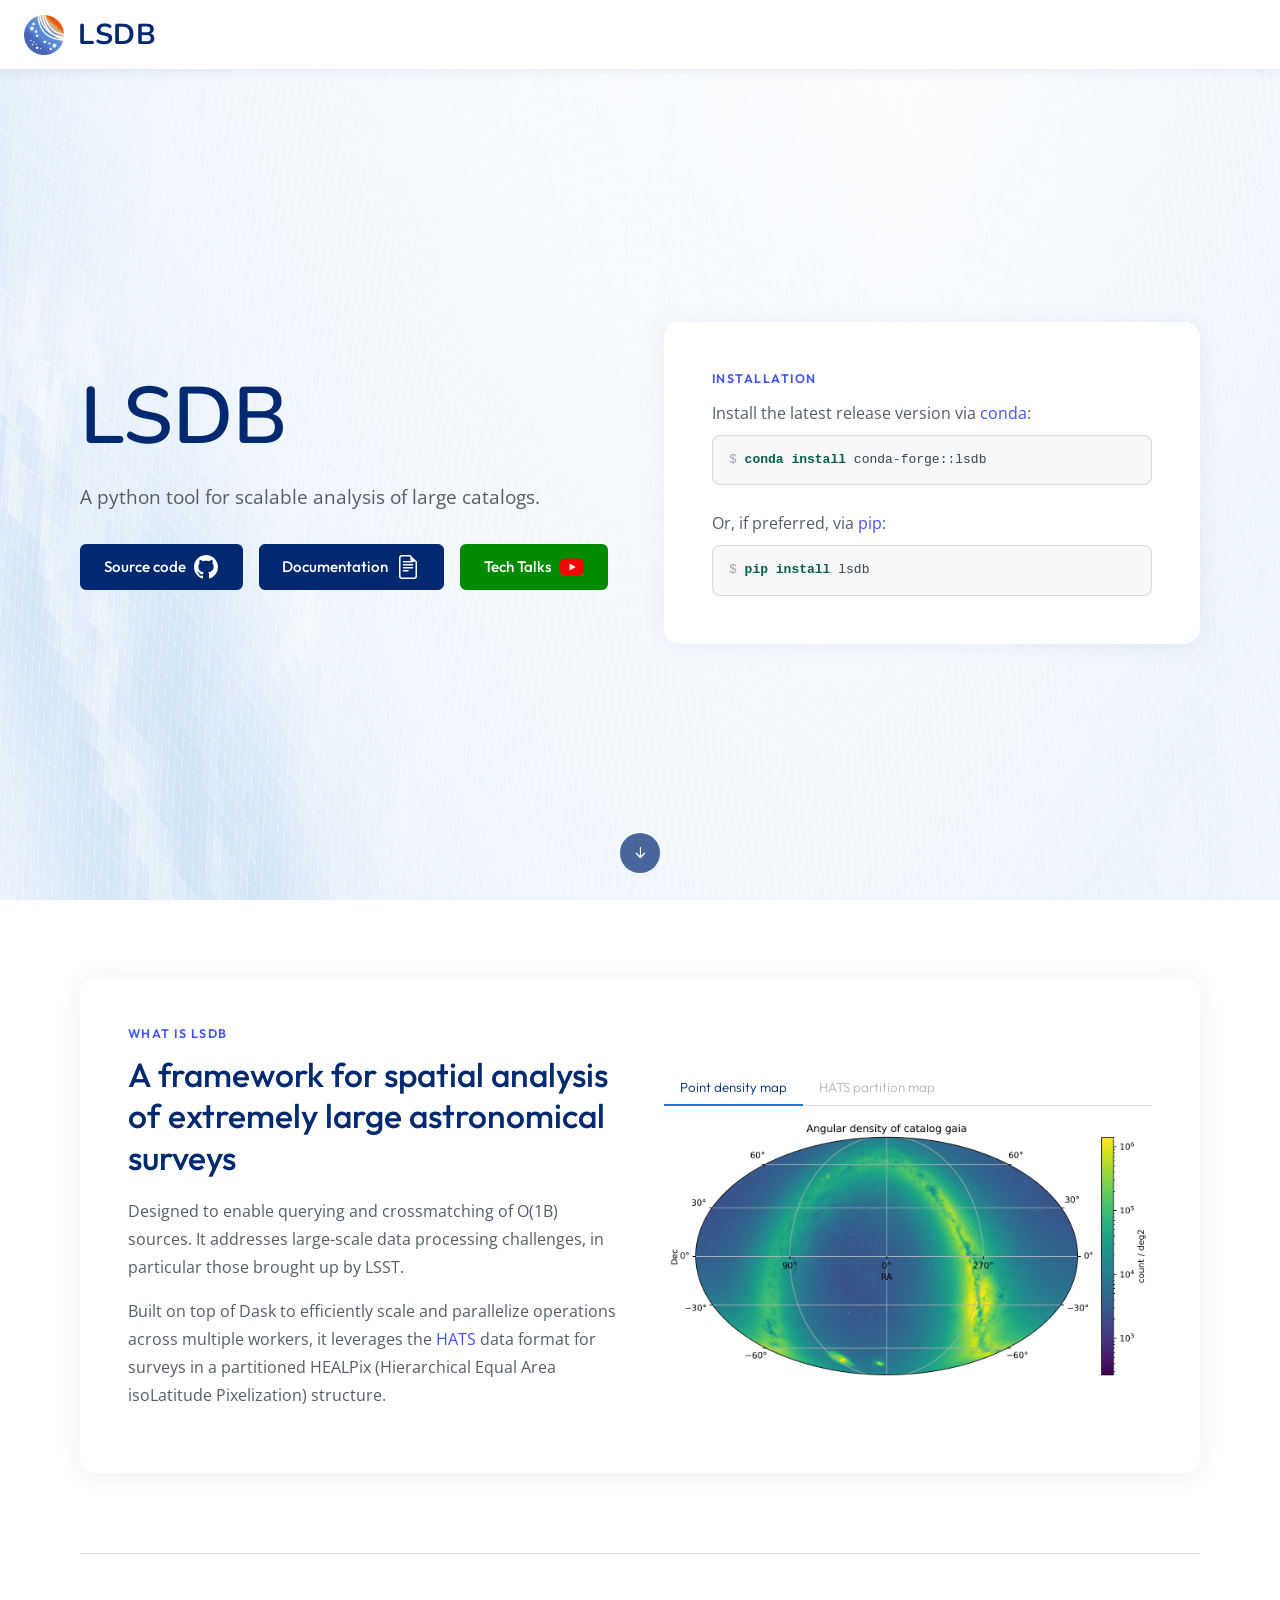
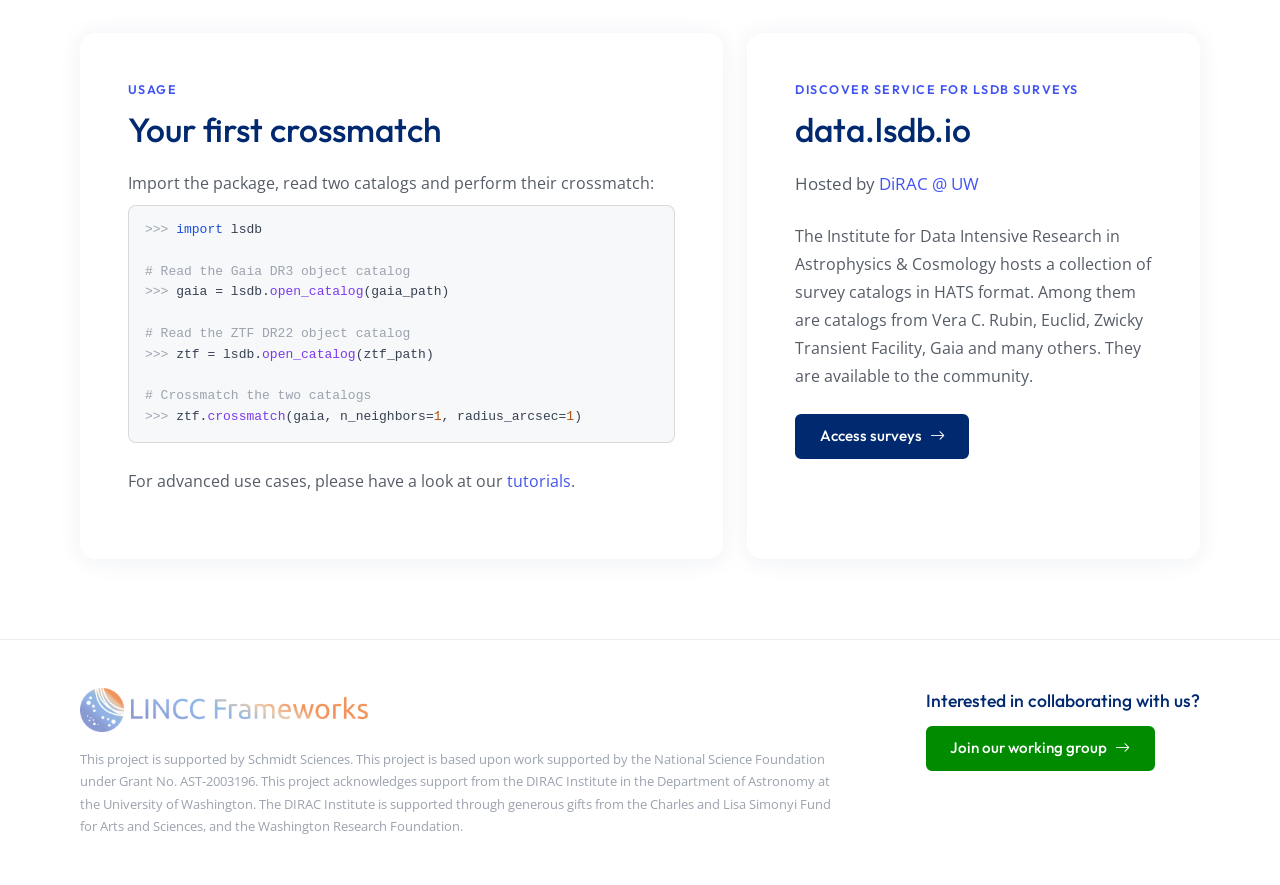
<file: index.html>
<!doctype html>
<html lang="en">
<head>
  <meta charset="utf-8">
  <meta name="viewport" content="width=device-width, initial-scale=1">
  <meta name="description" content="A framework for spatial analysis of extremely large astronomical surveys in HATS format">
  <title>LSDB</title>
  <!-- Bootstrap CSS -->
  <link href="https://cdn.jsdelivr.net/npm/bootstrap@5.0.2/dist/css/bootstrap.min.css" rel="stylesheet" integrity="sha384-EVSTQN3/azprG1Anm3QDgpJLIm9Nao0Yz1ztcQTwFspd3yD65VohhpuuCOmLASjC" crossorigin="anonymous">
  <!-- Bootstrap Icons -->
  <link href="https://cdn.jsdelivr.net/npm/bootstrap-icons@1.11.3/font/bootstrap-icons.min.css" rel="stylesheet">
  <!-- Custom CSS -->
  <link href="assets/css/style.css" rel="stylesheet">

  <!-- Favicons -->
  <link rel="icon" href="assets/img/favicon.ico">
  <link rel="icon" type="image/png" sizes="32x32" href="assets/img/favicon-32x32.png">
  <link rel="icon" type="image/png" sizes="16x16" href="assets/img/favicon-16x16.png">
  <link rel="apple-touch-icon" sizes="180x180" href="assets/img/apple-touch-icon.png">
  <link rel="mask-icon" href="assets/img/safari-pinned-tab.svg" color="#012970">
  <link rel="manifest" href="assets/img/site.webmanifest">
  <meta name="msapplication-config" content="assets/img/browserconfig.xml">

  <!-- Google Fonts -->
  <link href="https://fonts.googleapis.com/css?family=Open+Sans:300,300i,400,400i,600,600i,700,700i%7CNunito:300,300i,400,400i,600,600i,700,700i" rel="stylesheet">
  <link href="https://fonts.googleapis.com/css2?family=Outfit:wght@300;400;500;600&display=swap" rel="stylesheet">

</head>

<body>
  <div id="gaia-bg" aria-hidden="true"></div>

  <div id="page-wrapper">
  <header class="site-header sticky-top">
    <nav class="navbar container-fluid px-4">
      <a class="lsdb-brand navbar-brand d-flex align-items-center" href="index.html">
        <img src="assets/img/logo.webp" alt="LSDB logo">
        <span class="fw-bold ms-2">LSDB</span>
      </a>
    </nav>
  </header>

  <main>

    <!-- Hero -->
    <section id="hero" class="hero-section">
      <div class="container-fluid page-container">
        <div class="row align-items-center g-5">
          <div class="col-lg-6">
            <h1 class="hero-title">LSDB</h1>
            <p class="hero-subtitle">A python tool for scalable analysis of large catalogs.</p>
            <div class="d-flex flex-wrap gap-3">
              <a href="https://github.com/astronomy-commons/lsdb/" class="btn-lsdb btn-lsdb-blue">
                Source code
                <svg xmlns="http://www.w3.org/2000/svg" fill="currentColor" viewBox="0 0 16 16" style="height:1.5rem;display:block;flex-shrink:0;" aria-hidden="true">
                  <path d="M8 0C3.58 0 0 3.58 0 8c0 3.54 2.29 6.53 5.47 7.59.4.07.55-.17.55-.38 0-.19-.01-.82-.01-1.49-2.01.37-2.53-.49-2.69-.94-.09-.23-.48-.94-.82-1.13-.28-.15-.68-.52-.01-.53.63-.01 1.08.58 1.23.82.72 1.21 1.87.87 2.33.66.07-.52.28-.87.51-1.07-1.78-.2-3.64-.89-3.64-3.95 0-.87.31-1.59.82-2.15-.08-.2-.36-1.02.08-2.12 0 0 .67-.21 2.2.82.64-.18 1.32-.27 2-.27.68 0 1.36.09 2 .27 1.53-1.04 2.2-.82 2.2-.82.44 1.1.16 1.92.08 2.12.51.56.82 1.27.82 2.15 0 3.07-1.87 3.75-3.65 3.95.29.25.54.73.54 1.48 0 1.07-.01 1.93-.01 2.2 0 .21.15.46.55.38A8.012 8.012 0 0 0 16 8c0-4.42-3.58-8-8-8z"/>
                </svg>
              </a>
              <a href="https://lsdb.readthedocs.io/en/latest/" class="btn btn-primary d-flex align-items-center gap-2">
                Documentation
                <svg xmlns="http://www.w3.org/2000/svg" fill="currentColor" viewBox="0 0 16 16" style="height:1.5rem;display:block;flex-shrink:0;" aria-hidden="true">
                  <path d="M5 4a.5.5 0 0 0 0 1h6a.5.5 0 0 0 0-1H5zm-.5 2.5A.5.5 0 0 1 5 6h6a.5.5 0 0 1 0 1H5a.5.5 0 0 1-.5-.5zM5 8a.5.5 0 0 0 0 1h6a.5.5 0 0 0 0-1H5zm0 2a.5.5 0 0 0 0 1h3a.5.5 0 0 0 0-1H5z"/>
                  <path d="M9.5 0H4a2 2 0 0 0-2 2v12a2 2 0 0 0 2 2h8a2 2 0 0 0 2-2V4.5L9.5 0zm0 1v2A1.5 1.5 0 0 0 11 4.5h2V14a1 1 0 0 1-1 1H4a1 1 0 0 1-1-1V2a1 1 0 0 1 1-1h5.5z"/>
                </svg>
              </a>
              <a href="https://www.youtube.com/watch?v=yoGhI72Vl40" class="btn-lsdb btn-lsdb-green">
                Tech Talks
                <svg xmlns="http://www.w3.org/2000/svg" viewBox="0 0 24 24" style="height:1.5rem;display:block;flex-shrink:0;" aria-hidden="true">
                  <path fill="#FF0000" d="M23.498 6.186a3.016 3.016 0 0 0-2.122-2.136C19.505 3.545 12 3.545 12 3.545s-7.505 0-9.377.505A3.017 3.017 0 0 0 .502 6.186C0 8.07 0 12 0 12s0 3.93.502 5.814a3.016 3.016 0 0 0 2.122 2.136c1.871.505 9.376.505 9.376.505s7.505 0 9.377-.505a3.015 3.015 0 0 0 2.122-2.136C24 15.93 24 12 24 12s0-3.93-.502-5.814z"/>
                  <path fill="#FFF" d="M9.545 15.568V8.432L15.818 12l-6.273 3.568z"/>
                </svg>
              </a>
            </div>
          </div>
          <div class="col-lg-6">
            <div class="content-card">
              <p class="section-eyebrow">Installation</p>

              <p class="section-body mb-2">Install the latest release version via <a href="https://anaconda.org/conda-forge/lsdb/">conda</a>:</p>
              <div class="code-block mb-4">
                <code><span class="tk-prompt">$ </span><span class="tk-cmd">conda install</span> conda-forge::lsdb</code>
              </div>

              <p class="section-body mb-2">Or, if preferred, via <a href="https://pypi.org/project/lsdb/">pip</a>:</p>
              <div class="code-block">
                <code><span class="tk-prompt">$ </span><span class="tk-cmd">pip install</span> lsdb</code>
              </div>
            </div>
          </div>
        </div>
      </div>
      <a href="#about" class="scroll-down" aria-label="Scroll down">
        <i class="bi bi-arrow-down-short"></i>
      </a>
    </section>

    <!-- About -->
    <section id="about" class="content-section">
      <div class="container-fluid page-container">
        <div class="content-card">
          <div class="row align-items-center g-5">
            <div class="col-lg-6">
              <p class="section-eyebrow">What is LSDB</p>
              <h2 class="section-title">A framework for spatial analysis of extremely large astronomical surveys</h2>
              <p class="section-body">
                Designed to enable querying and crossmatching of O(1B) sources. It addresses large-scale data processing challenges, in particular those brought up by LSST.
              </p>
              <p class="section-body">
                Built on top of Dask to efficiently scale and parallelize operations across multiple workers, it leverages the <a href="https://hats.readthedocs.io/en/stable/">HATS</a> data format for surveys in a partitioned HEALPix (Hierarchical Equal Area isoLatitude Pixelization) structure.
              </p>
            </div>
            <div class="col-lg-6">
              <div class="img-toggle-wrapper">
                <div class="code-tabs">
                  <button class="code-tab active" data-target="about-img-points">Point density map</button>
                  <button class="code-tab" data-target="about-img-hats">HATS partition map</button>
                </div>
                <img id="about-img-points" class="toggle-img img-fluid" src="assets/img/gaia-points.webp" alt="Gaia point density">
                <img id="about-img-hats" class="toggle-img img-fluid" src="assets/img/gaia-pixels.webp" alt="HATS partitioning schema for Gaia DR3" style="display:none;">
              </div>
            </div>
          </div>
        </div>
      </div>
    </section>

    <!-- Usage + Catalogs -->
    <section id="usage" class="content-section">
      <div class="container-fluid page-container">
        <div class="row g-4">
          <div class="col-lg-7">
            <div class="content-card h-100">
              <p class="section-eyebrow">Usage</p>
              <h2 class="section-title">Your first crossmatch</h2>
              <p class="section-body mb-2">Import the package, read two catalogs and perform their crossmatch:</p>
              <div class="code-block mb-4"><code><span class="tk-prompt">&gt;&gt;&gt; </span><span class="tk-kw">import</span> lsdb

<span style="color:#9ca3af;"># Read the Gaia DR3 object catalog</span>
<span class="tk-prompt">&gt;&gt;&gt; </span>gaia = lsdb.<span class="tk-fn">open_catalog</span>(gaia_path)

<span style="color:#9ca3af;"># Read the ZTF DR22 object catalog</span>
<span class="tk-prompt">&gt;&gt;&gt; </span>ztf = lsdb.<span class="tk-fn">open_catalog</span>(ztf_path)

<span style="color:#9ca3af;"># Crossmatch the two catalogs</span>
<span class="tk-prompt">&gt;&gt;&gt; </span>ztf.<span class="tk-fn">crossmatch</span>(gaia, n_neighbors=<span class="tk-str">1</span>, radius_arcsec=<span class="tk-str">1</span>)</code></div>
              <p class="section-body">For advanced use cases, please have a look at our <a href="https://lsdb.readthedocs.io/en/stable/tutorials.html">tutorials</a>.</p>
            </div>
          </div>
          <div class="col-lg-5">
            <div class="content-card h-100 d-flex flex-column">
              <p class="section-eyebrow">Discover service for LSDB Surveys</p>
              <h2 class="section-title">data.lsdb.io</h2>
              <p class="section-body section-body--lead">
                Hosted by <a href="https://dirac.astro.washington.edu">DiRAC @ UW</a>
              </p>
              <p class="section-body mt-3 mb-4">
                The Institute for Data Intensive Research in Astrophysics &amp; Cosmology hosts a collection of survey catalogs in HATS format. Among them are catalogs from Vera C. Rubin, Euclid, Zwicky Transient Facility, Gaia and many others. They are available to the community.
              </p>
              <div>
                <a href="https://data.lsdb.io" class="btn-lsdb btn-lsdb-blue">
                  Access surveys
                  <i class="bi bi-arrow-right"></i>
                </a>
              </div>
            </div>
          </div>
        </div>
      </div>
    </section>

  </main>

  <footer class="site-footer">
    <div class="container-fluid page-container">
      <div class="row align-items-start">
        <div class="col">
          <img src="assets/img/lincc-logo.webp" alt="LINCC logo" class="footer-logo">
          <p class="footer-text">
            This project is supported by Schmidt Sciences.
            This project is based upon work supported by the National Science Foundation under Grant No. AST-2003196.
            This project acknowledges support from the DIRAC Institute in the Department of Astronomy at the University of Washington.
            The DIRAC Institute is supported through generous gifts from the Charles and Lisa Simonyi Fund for Arts and Sciences, and the Washington Research Foundation.
          </p>
        </div>
        <div class="col-12 col-sm-auto">
          <p class="footer-collab-title">Interested in collaborating with us?</p>
          <a href="https://groups.google.com/g/hats-wg" class="btn-lsdb btn-lsdb-green">
            Join our working group
            <i class="bi bi-arrow-right"></i>
          </a>
        </div>
      </div>
    </div>
  </footer>

  </div><!-- #page-wrapper -->

  <a href="#" class="back-to-top" aria-label="Back to top">
    <i class="bi bi-arrow-up-short"></i>
  </a>

  <!-- Bootstrap Bundle -->
  <script src="https://cdn.jsdelivr.net/npm/bootstrap@5.0.2/dist/js/bootstrap.bundle.min.js" integrity="sha384-MrcW6ZMFYlzcLA8Nl+NtUVF0sA7MsXsP1UyJoMp4YLEuNSfAP+JcXn/tWtIaxVXM" crossorigin="anonymous"></script>
  <script>
    window.addEventListener('scroll', function () {
      document.querySelector('.back-to-top').classList.toggle('visible', window.scrollY > 300);
    });

    document.querySelectorAll('.code-tab').forEach(tab => {
      tab.addEventListener('click', function () {
        const wrapper = this.closest('.img-toggle-wrapper');
        wrapper.querySelectorAll('.code-tab').forEach(t => t.classList.remove('active'));
        this.classList.add('active');
        wrapper.querySelectorAll('.toggle-img').forEach(img => img.style.display = 'none');
        document.getElementById(this.dataset.target).style.display = 'block';
      });
    });
  </script>

</body>
</html>
</file>
<file: assets/css/style.css>
/*
 * Site header
 */

.site-header {
  background-color: #fff;
  box-shadow: 0 2px 12px rgba(1, 41, 112, 0.08);
}


.btn-primary {
  background-color: #012970;
  border-color: #012970;
  font-family: "Outfit", sans-serif;
  font-weight: 500;
  font-size: 0.95rem;
  padding: 0.55rem 1.4rem;
  border-radius: 6px;
}

.btn-primary:hover {
  background-color: #01348f;
  border-color: #01348f;
}

.lsdb-brand span {
  font-size: 1.8rem;
  font-weight: 600;
  font-family: "Nunito", sans-serif;
  letter-spacing: 0.5px;
  color: #012970;
}

.lsdb-brand img {
  height: 40px;
  margin-right: 6px;
}

/*
 * Base
 */

:root {
  scroll-behavior: smooth;
}

html {
  background-color: #ffffff;
}

body {
  font-family: "Open Sans", sans-serif;
  color: #444444;
  background-color: transparent;
}

a {
  color: #4154f1;
  text-decoration: none;
}

a:hover {
  color: #717ff5;
}

h1,
h2 {
  font-family: "Outfit", sans-serif;
  font-weight: 500;
}

/*
 * Gaia background
 */

#gaia-bg {
  position: fixed;
  inset: 0;
  z-index: 0;
  pointer-events: none;
  background-image: url('../img/gaia-bg.png');
  background-size: cover;
  background-position: center;
  opacity: 0.2;
}

#page-wrapper {
  position: relative;
  z-index: 1;
}

/*
 * Page container
 */

.page-container {
  padding-left: 5rem;
  padding-right: 5rem;
}

/*
 * Hero
 */

.hero-section {
  min-height: calc(100vh - 72px);
  display: flex;
  align-items: center;
  justify-content: center;
  padding: 6rem 0;
  position: relative;
}

.scroll-down {
  position: absolute;
  bottom: 1.5rem;
  left: 50%;
  transform: translateX(-50%);
  width: 40px;
  height: 40px;
  background: #012970;
  color: #fff;
  border-radius: 50%;
  display: flex;
  align-items: center;
  justify-content: center;
  text-decoration: none;
  font-size: 1.4rem;
  opacity: 0.7;
  transition: opacity 0.2s;
}

.scroll-down:hover {
  opacity: 1;
  color: #fff;
}

.hero-title {
  font-family: "Nunito", sans-serif;
  font-size: 5rem;
  font-weight: 600;
  color: #012970;
  line-height: 1;
  margin-bottom: 1.5rem;
}

.hero-subtitle {
  font-size: 1.2rem;
  color: #555c67;
  line-height: 1.65;
  margin-bottom: 2rem;
}

/*
 * Content sections
 */

.content-section {
  padding: 5rem 0;
}

.content-section + .content-section {
  position: relative;
}

.content-section + .content-section::before {
  content: '';
  display: block;
  position: absolute;
  top: 0;
  left: 5rem;
  right: 5rem;
  height: 1px;
  background: rgba(0, 0, 0, 0.15);
}

.section-eyebrow {
  font-family: "Outfit", sans-serif;
  font-size: 0.78rem;
  font-weight: 600;
  letter-spacing: 0.12em;
  text-transform: uppercase;
  color: #4154f1;
  margin-bottom: 0.6rem;
}

.section-title {
  font-family: "Outfit", sans-serif;
  font-size: 2.1rem;
  font-weight: 500;
  color: #012970;
  line-height: 1.25;
  margin-bottom: 1.1rem;
}

.section-body {
  color: #555c67;
  font-size: 1rem;
  line-height: 1.75;
}

.section-body--lead {
  font-size: 1.05rem;
  margin-bottom: 0.5rem;
}

.content-card {
  background: rgba(255, 255, 255, 0.92);
  border-radius: 16px;
  padding: 3rem;
  box-shadow: 0 2px 24px rgba(1, 41, 112, 0.07);
}


/*
 * Buttons
 */

.btn-lsdb {
  padding: 0.55rem 1.4rem;
  border-radius: 6px;
  font-family: "Outfit", sans-serif;
  font-weight: 500;
  font-size: 0.95rem;
  display: inline-flex;
  align-items: center;
  gap: 8px;
  text-decoration: none;
  transition: background 0.15s, border-color 0.15s, color 0.15s;
}

.btn-lsdb-blue {
  border: 2px solid #012970;
  background: #012970;
  color: #fff;
}

.btn-lsdb-blue:hover {
  background: #01348f;
  border-color: #01348f;
  color: #fff;
}

.btn-lsdb-green {
  border: 2px solid #008b00;
  background: #008b00;
  color: #fff;
}

.btn-lsdb-green:hover {
  background: #007000;
  border-color: #007000;
  color: #fff;
}

/*
 * Code blocks
 */

.code-block {
  background: #f6f8fa;
  border: 1px solid rgba(0, 0, 0, 0.12);
  border-radius: 8px;
  padding: 14px 16px;
  overflow-x: auto;
}

.code-block code {
  display: block;
  white-space: pre;
  font-family: "Courier New", SFMono-Regular, Consolas, monospace;
  font-size: 13px;
  line-height: 1.6;
  color: #374151;
}

.tk-prompt { color: #9ca3af; user-select: none; }
.tk-kw     { color: #1d4ed8; }
.tk-fn     { color: #7c3aed; }
.tk-str    { color: #b45309; }
.tk-cmd    { color: #065f46; font-weight: 600; }

/*
 * Footer
 */

.site-footer {
  background: rgba(255, 255, 255, 0.92);
  border-top: 1px solid rgba(0, 0, 0, 0.07);
  padding: 3rem 0 2rem;
}

.footer-logo {
  height: 44px;
  opacity: 0.65;
  display: block;
  margin-bottom: 1rem;
}

.footer-collab-title {
  font-family: "Outfit", sans-serif;
  font-size: 1.1rem;
  font-weight: 500;
  color: #012970;
  margin-bottom: 0.75rem;
}

.footer-text {
  font-size: 0.82rem;
  color: #9ca3af;
  line-height: 1.7;
  margin-top: 1rem;
}

/*
 * Image toggle
 */

.toggle-img {
  border-radius: 0 12px 12px 12px;
  width: 100%;
  margin-top: 0.75rem;
}

.code-tabs {
  display: flex;
  border-bottom: 1px solid rgba(0, 0, 0, 0.12);
}

.code-tab {
  padding: 8px 16px;
  background: transparent;
  border: none;
  border-bottom: 2px solid transparent;
  margin-bottom: -1px;
  font-family: "Outfit", sans-serif;
  font-size: 0.83rem;
  font-weight: 300;
  color: rgb(180, 182, 185);
  cursor: pointer;
  transition: color 0.15s, border-color 0.15s;
  line-height: 1.4;
}

.code-tab:hover { color: #1976d2; }

.code-tab.active {
  color: #012970;
  border-bottom-color: #1976d2;
}

/*
 * Mobile
 */

@media (max-width: 767px) {
  .page-container {
    padding-left: 1.5rem;
    padding-right: 1.5rem;
  }

  .hero-section {
    padding: 3rem 0;
  }

  .hero-title {
    font-size: 3.5rem;
  }

  .content-section {
    padding: 3rem 0;
  }

  .content-section + .content-section::before {
    left: 1.5rem;
    right: 1.5rem;
  }

  .content-card {
    padding: 1.75rem;
  }

  .section-title {
    font-size: 1.75rem;
  }

  .site-footer .col-12 {
    margin-top: 2rem;
  }
}

@media (min-width: 768px) {
  .site-footer .col-sm-auto {
    padding-left: 4rem;
  }
}

/*
 * Back to top
 */

.back-to-top i {
  font-size: 1.4rem;
}

.back-to-top {
  position: fixed;
  bottom: 20px;
  right: 20px;
  width: 40px;
  height: 40px;
  background: #012970;
  color: #fff;
  border-radius: 50%;
  display: flex;
  align-items: center;
  justify-content: center;
  opacity: 0;
  pointer-events: none;
  transition: opacity 0.3s;
  text-decoration: none;
  z-index: 2;
}

.back-to-top.visible {
  opacity: 1;
  pointer-events: auto;
}
</file>
